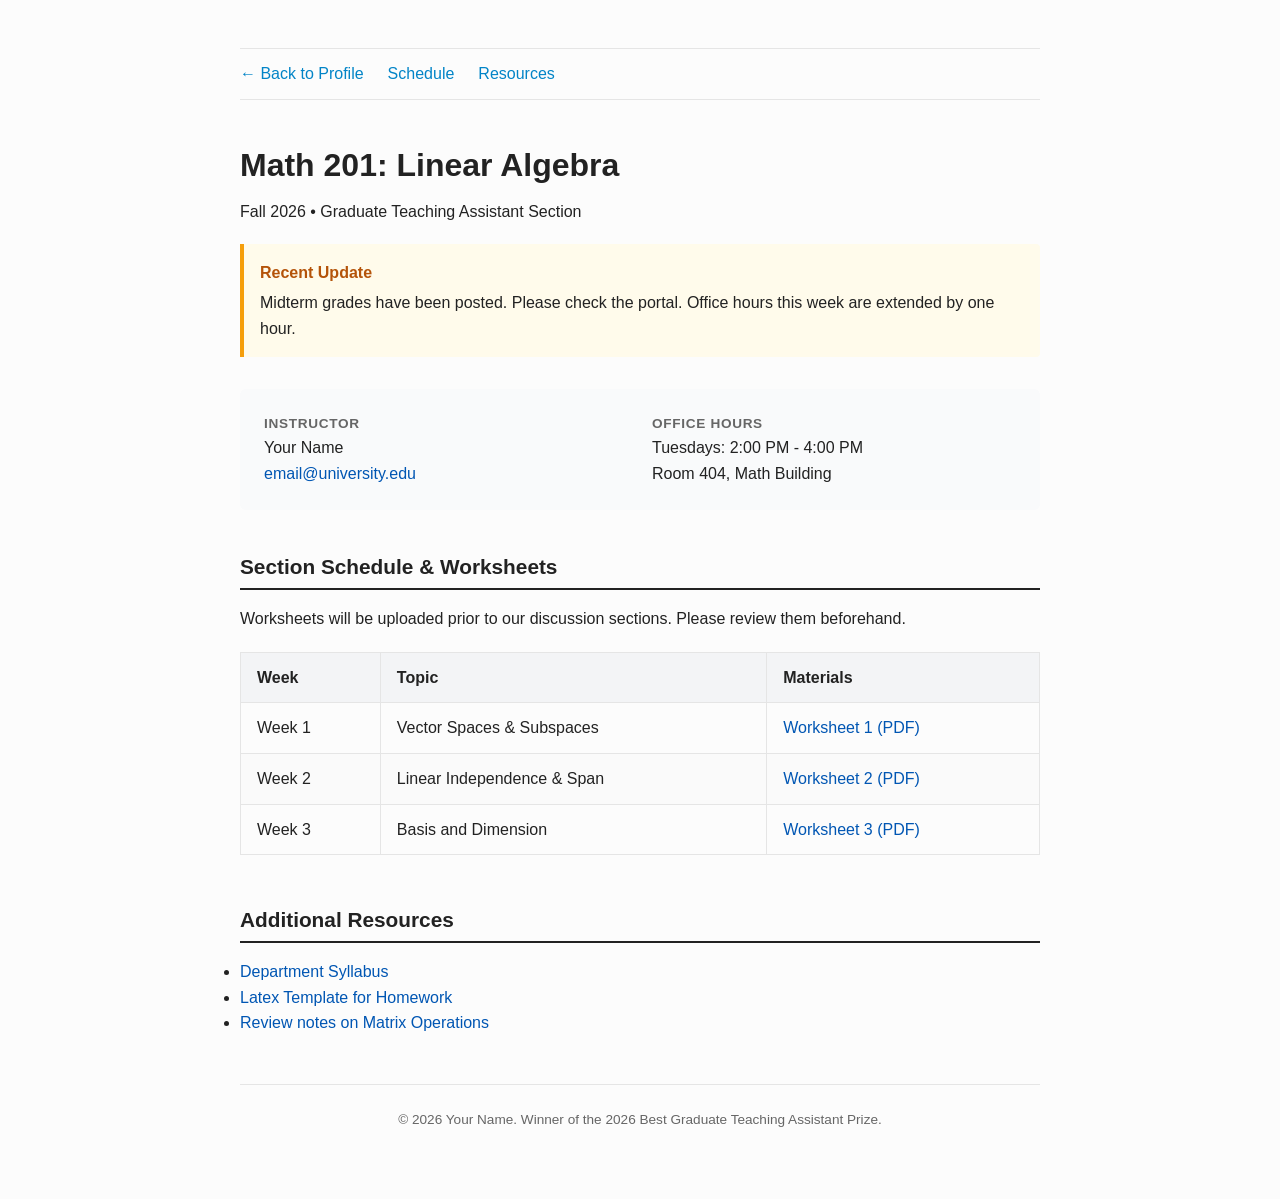
<file: course_samp.html>
<!DOCTYPE html>
<html lang="en">
<head>
    <meta charset="UTF-8">
    <meta name="viewport" content="width=device-width, initial-scale=1.0">
    <title>Math 201: Linear Algebra</title>
    <link rel="stylesheet" href="css/global.css">
    <link rel="stylesheet" href="css/teaching.css">
</head>
<body>

<div class="container">
    <nav>
        <ul>
            <li><a href="index.html">← Back to Profile</a></li>
            <li><a href="#schedule">Schedule</a></li>
            <li><a href="#resources">Resources</a></li>
        </ul>
    </nav>

    <header>
        <h1>Math 201: Linear Algebra</h1>
        <p>Fall 2026 • Graduate Teaching Assistant Section</p>
    </header>

    <div class="announcement">
        <div class="announcement-title">Recent Update</div>
        <p style="margin-bottom: 0;">Midterm grades have been posted. Please check the portal. Office hours this week are extended by one hour.</p>
    </div>

    <section class="course-info">
        <div>
            <strong>Instructor</strong>
            <p style="margin-bottom: 0;">Your Name<br><a href="mailto:email@university.edu">email@university.edu</a></p>
        </div>
        <div>
            <strong>Office Hours</strong>
            <p style="margin-bottom: 0;">Tuesdays: 2:00 PM - 4:00 PM<br>Room 404, Math Building</p>
        </div>
    </section>

    <section id="schedule">
        <h2>Section Schedule & Worksheets</h2>
        <p>Worksheets will be uploaded prior to our discussion sections. Please review them beforehand.</p>
        
        <table class="schedule-table">
            <thead>
                <tr>
                    <th>Week</th>
                    <th>Topic</th>
                    <th>Materials</th>
                </tr>
            </thead>
            <tbody>
                <tr>
                    <td>Week 1</td>
                    <td>Vector Spaces & Subspaces</td>
                    <td><a href="#">Worksheet 1 (PDF)</a></td>
                </tr>
                <tr>
                    <td>Week 2</td>
                    <td>Linear Independence & Span</td>
                    <td><a href="#">Worksheet 2 (PDF)</a></td>
                </tr>
                <tr>
                    <td>Week 3</td>
                    <td>Basis and Dimension</td>
                    <td><a href="#">Worksheet 3 (PDF)</a></td>
                </tr>
            </tbody>
        </table>
    </section>

    <section id="resources">
        <h2>Additional Resources</h2>
        <ul>
            <li><a href="#">Department Syllabus</a></li>
            <li><a href="#">Latex Template for Homework</a></li>
            <li><a href="#">Review notes on Matrix Operations</a></li>
        </ul>
    </section>

    <footer>
        <p>&copy; 2026 Your Name. Winner of the 2026 Best Graduate Teaching Assistant Prize.</p>
    </footer>
</div>

</body>
</html>
</file>
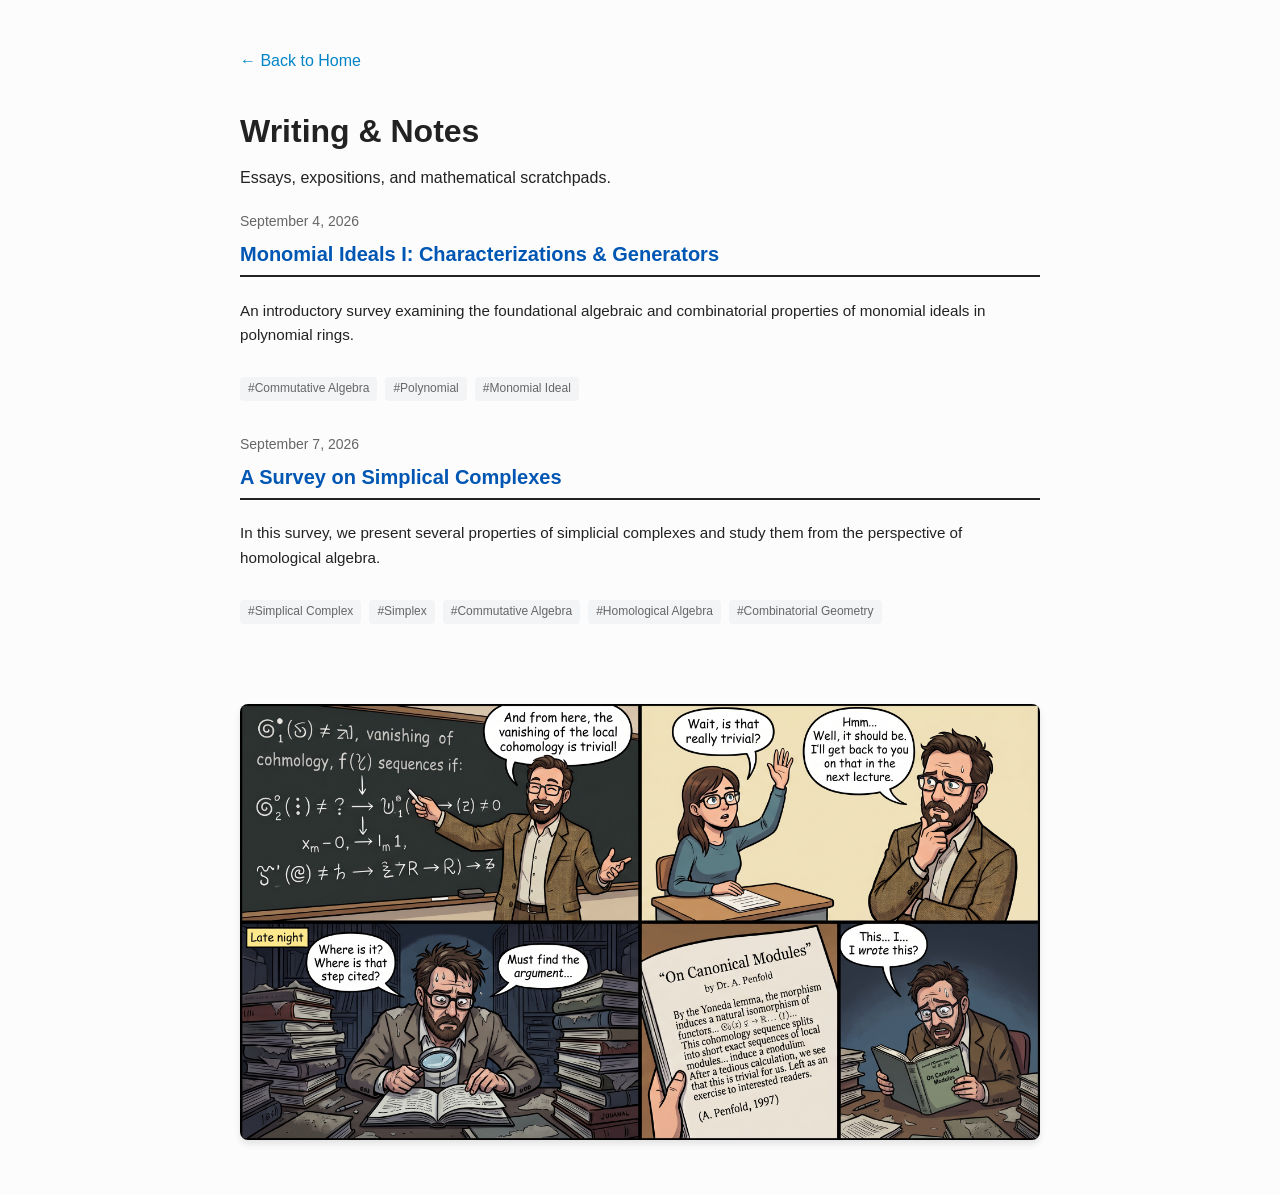
<file: posts.html>
<!DOCTYPE html>
<html lang="en">
<head>
    <meta charset="UTF-8">
    <meta name="viewport" content="width=device-width, initial-scale=1.0">
    <title>Blog & Notes</title>
    <!-- Linking the new combined CSS file -->
    <link rel="stylesheet" href="css/global.css">
    <link rel="stylesheet" href="css/math.css">

    <!-- Externalized pagination script -->
    <script src="js/pagination.js" defer></script>
</head>
<body>

    <div class="container">
        <!-- Top Navigation -->
        <nav class="back-nav">
            <a href="index.html">← Back to Home</a>
        </nav>

        <!-- Main Header -->
        <header>
            <h1>Writing & Notes</h1>
            <p>Essays, expositions, and mathematical scratchpads.</p>
        </header>

        <!-- Blog Posts List -->
        <main>
            <ul class="post-list">

                <!-- Entry 1: Linked to your blog_test.html -->
                <li class="post-item">
                    <div class="post-meta">
                        <time datetime="2026-09-04">September 4, 2026</time>
                    </div>
                    <h2 class="post-title">
                        <a href="blogs/monomial_1.html">Monomial Ideals I: Characterizations & Generators</a>
                    </h2>
                    <p class="post-summary">
                        An introductory survey examining the foundational algebraic and combinatorial properties of monomial ideals in polynomial rings. 
                    </p>
                    <div class="tags">
                        <span class="tag">#Commutative Algebra</span>
                        <span class="tag">#Polynomial</span>
                        <span class="tag">#Monomial Ideal</span>
                    </div>
                </li>

                <li class="post-item">
                    <div class="post-meta">
                        <time datetime="2026-09-04">September 7, 2026</time>
                    </div>
                    <h2 class="post-title">
                        <a href="blogs/simplex.html">A Survey on Simplical Complexes</a>
                    </h2>
                    <p class="post-summary">
                        In this survey, we present several properties of simplicial complexes and study them from the perspective of homological algebra.
                    </p>
                    <div class="tags">
                        <span class="tag">#Simplical Complex</span>
                        <span class="tag">#Simplex</span>
                        <span class="tag">#Commutative Algebra</span>
                        <span class="tag">#Homological Algebra</span>
                        <span class="tag">#Combinatorial Geometry</span>
                    </div>
                </li>

                <!-- Entry 2: Template placeholder for your next post -->
                <!-- <li class="post-item">
                    <div class="post-meta">
                        <time datetime="2026-07-15">July 15, 2026</time>
                    </div>
                    <h2 class="post-title">
                        <a href="#">On Local Cohomology and Regular Sequences</a>
                    </h2>
                    <p class="post-summary">
                        A short introduction to vanishing theorems and computational techniques using standard exact sequences.
                    </p>
                    <div class="tags">
                        <span class="tag">#HomologicalAlgebra</span>
                    </div>
                </li> -->

            </ul>
            <!-- The centered text -->
            <!-- <p style="text-align: center; margin-top: 3rem; color: var(--muted-color);">
                This page is under construction. Please check it back later!
            </p> -->

            <!-- Container for dynamic page buttons -->
            <div class="pagination" id="pagination-controls"></div>

            <!-- The Meme Container -->
            <div style="text-align: center; margin-top: 2rem;">
                <img src="meme.jpeg" alt="Professor discovering his own trivial proof (Generated by Google Nanobanana)" style="max-width: 100%; height: auto; border-radius: 8px; box-shadow: 0 4px 6px rgba(0,0,0,0.1);">
            </div>
        </main>
    </div>

</body>
</html>
</file>
<file: css/global.css>
:root {
    --bg-color: #fcfcfc;
    --text-color: #222222;
    --accent-color: #0056b3; 
    --muted-color: #666666;
    --border-color: #e5e5e5;
    --font-family: -apple-system, BlinkMacSystemFont, "Segoe UI", Roboto, "Helvetica Neue", Arial, sans-serif;
}

* { box-sizing: border-box; margin: 0; padding: 0; }

body {
    background-color: var(--bg-color);
    color: var(--text-color);
    font-family: var(--font-family);
    line-height: 1.6;
    padding: 0 1.5rem;
}

.container { max-width: 800px; margin: 0 auto; padding: 3rem 0; }

a { color: var(--accent-color); text-decoration: none; }
a:hover { text-decoration: underline; }

h1 { font-size: 2rem; margin-bottom: 0.5rem; }
h2 {
    font-size: 1.3rem; font-weight: 600;
    border-bottom: 2px solid var(--text-color);
    padding-bottom: 0.3rem; margin-bottom: 1rem;
}
p { margin-bottom: 1.25rem; }
section { margin-bottom: 3rem; }

/* Default Navigation & Footer */
nav {
    border-top: 1px solid var(--border-color);
    border-bottom: 1px solid var(--border-color);
    padding: 0.75rem 0; margin-bottom: 2.5rem;
}
nav ul { display: flex; list-style: none; gap: 1.5rem; font-weight: 500; }
nav a { color: #0284c7; font-weight: 500; }
nav a:hover { color: var(--accent-color); text-decoration: none; }
nav.back-nav { border: none; padding: 0; margin-bottom: 2rem; }

footer {
    border-top: 1px solid var(--border-color);
    padding-top: 1.5rem; color: var(--muted-color);
    font-size: 0.85rem; text-align: center;
}

/* Smooth scroll behavior */
html {
  scroll-behavior: smooth;
}

/* Momentarily highlights the target block when clicked */
.math-block:target {
  animation: target-highlight 1.5s ease-out;
}

@keyframes target-highlight {
  0% {
    background-color: #eff6ff;
    box-shadow: 0 0 0 3px #93c5fd;
  }
  100% {
    background-color: #ffffff;
    box-shadow: 0 1px 3px rgba(0, 0, 0, 0.03);
  }
}

/* Project highlight callout */
.project-callout {
    display: flex;
    align-items: center;
    justify-content: space-between;
    gap: 1.5rem;
    margin: 1.75rem 0;
    padding: 1.25rem 1.5rem;
    background-color: #ffffff;
    border: 1px solid var(--border-color);
    border-left: 4px solid var(--def-color, #0284c7);
    border-radius: 4px;
    box-shadow: 0 1px 3px rgba(0, 0, 0, 0.03);
}

.callout-text {
    display: flex;
    flex-direction: column;
    gap: 0.25rem;
}

.callout-text strong {
    font-size: 1.05rem;
    color: var(--text-color);
}

.callout-text span {
    font-size: 0.9rem;
    color: var(--muted-color);
}

.callout-btn {
    display: inline-flex;
    align-items: center;
    white-space: nowrap;
    padding: 0.5rem 1rem;
    font-size: 0.9rem;
    font-weight: 500;
    color: #ffffff;
    background-color: var(--def-color, #0284c7);
    border-radius: 4px;
    text-decoration: none;
    transition: opacity 0.15s ease;
}

.callout-btn:hover {
    opacity: 0.9;
    text-decoration: none;
    color: #ffffff;
}

@media (max-width: 600px) {
    .project-callout {
        flex-direction: column;
        align-items: flex-start;
        gap: 1rem;
    }
}
</file>
<file: css/teaching.css>
/* Announcement Banner */
.announcement {
    background-color: #fffbeb; /* Light yellow */
    border-left: 4px solid #f59e0b;
    padding: 1rem;
    margin-bottom: 2rem;
    border-radius: 0 4px 4px 0;
}
.announcement-title {
    font-weight: 700;
    color: #b45309;
    margin-bottom: 0.25rem;
}

/* Course Info Grid */
.course-info {
    display: grid;
    grid-template-columns: 1fr 1fr;
    gap: 1.5rem;
    background: #f9fafb;
    padding: 1.5rem;
    border-radius: 6px;
    margin-bottom: 2.5rem;
}
.course-info div strong {
    display: block;
    color: var(--muted-color);
    font-size: 0.85rem;
    text-transform: uppercase;
    letter-spacing: 0.05em;
}

/* Schedule Table */
.schedule-table {
    width: 100%;
    border-collapse: collapse;
    margin-top: 1rem;
}
.schedule-table th, .schedule-table td {
    border: 1px solid var(--border-color);
    padding: 0.75rem 1rem;
    text-align: left;
}
.schedule-table th {
    background-color: #f3f4f6;
    font-weight: 600;
}
.schedule-table tr:nth-child(even) {
    background-color: #fafafa;
}

@media (max-width: 600px) {
    .course-info { grid-template-columns: 1fr; }
    .schedule-table, .schedule-table tbody, .schedule-table tr, .schedule-table td {
        display: block; width: 100%;
    }
    .schedule-table tr { margin-bottom: 1rem; }
}
</file>
<file: css/math.css>
/* ==========================================================================
   Math Environments, Counter Logic, and Blog Styles
   ========================================================================== */

:root {
    /* Math Environment Border & Title Colors */
    --def-color: #0284c7;  /* Cyan */
    --lem-color: #d97706;  /* Amber */
    --thm-color: #6366f1;  /* Indigo */
    --cor-color: #059669;  /* Emerald */
    --ex-color:  #0d9488;  /* Teal */
    
    /* Backgrounds & Neutrals */
    --proof-bg: #f8fafc;
    --tag-bg-color: #f3f4f6;
}

/* ==========================================================================
   1. Math Page Navigation Override & Header
   ========================================================================== */
.math-page nav {
    border: none;
    padding: 0;
    margin-bottom: 2rem;
}

.math-page nav a {
    color: var(--def-color);
    font-weight: 500;
}

.math-subtitle {
    color: var(--muted-color);
    font-style: italic;
    margin-bottom: 2rem;
}

/* ==========================================================================
   2. Auto-Numbering Logic (Hierarchical Scoping)
   ========================================================================== */
body.math-page {
    counter-reset: section-count 0;
}

.math-page section {
    counter-increment: section-count;
    counter-reset: definition-count 0 lemma-count 0 theorem-count 0 example-count 0;
    margin-top: 2rem;
}

.math-page section h2::before {
    content: "Section " counter(section-count) ": ";
}

/* Suppress numbering on unnumbered sections (e.g., References) */
.math-page section.unnumbered {
    counter-increment: none;
}

.math-page section.unnumbered h2::before {
    content: none !important;
}

/* Back-to-top Button */
.back-to-top-btn {
    position: fixed;
    bottom: 2rem;
    right: 2rem;
    width: 2.5rem;
    height: 2.5rem;
    border-radius: 50%;
    background-color: #ffffff;
    border: 1px solid var(--border-color);
    color: var(--muted-color);
    font-size: 1.2rem;
    cursor: pointer;
    box-shadow: 0 2px 5px rgba(0, 0, 0, 0.1);
    display: none;
    align-items: center;
    justify-content: center;
    transition: all 0.2s ease;
}

.back-to-top-btn:hover {
    color: var(--def-color);
    border-color: var(--def-color);
}

/* ==========================================================================
   3. Math Block Containers & Environments
   ========================================================================== */
.math-block {
    margin: 1.5rem 0;
    padding: 1rem 1.25rem;
    background-color: #ffffff;
    border: 1px solid var(--border-color);
    border-left-width: 5px;
    border-radius: 4px;
    box-shadow: 0 1px 3px rgba(0, 0, 0, 0.03);
    overflow-x: auto;
    overflow-y: hidden;
}

.math-block p:last-child {
    margin-bottom: 0;
}

.math-title {
    font-weight: 700;
    margin-bottom: 0.5rem;
    display: block;
}

/* Definition */
.definition {
    border-left-color: var(--def-color);
    counter-increment: definition-count;
}
.definition .math-title {
    color: var(--def-color);
}
.definition .math-title::before {
    content: "Definition " counter(section-count) "." counter(definition-count) " ";
}

/* Lemma */
.lemma {
    border-left-color: var(--lem-color);
    counter-increment: lemma-count;
}
.lemma .math-title {
    color: var(--lem-color);
}
.lemma .math-title::before {
    content: "Lemma " counter(section-count) "." counter(lemma-count) " ";
}

/* Theorem & Corollary */
.theorem {
    border-left-color: var(--thm-color);
    counter-increment: theorem-count;
    counter-reset: corollary-count 0;
}
.theorem .math-title {
    color: var(--thm-color);
}
.theorem .math-title::before {
    content: "Theorem " counter(section-count) "." counter(theorem-count) " ";
}

.corollary {
    border-left-color: var(--cor-color);
    counter-increment: corollary-count;
    font-style: italic;
}
.corollary .math-title {
    color: var(--cor-color);
}
.corollary .math-title::before {
    content: "Corollary " counter(section-count) "." counter(theorem-count) "." counter(corollary-count) " ";
    font-style: normal;
}

/* Example */
.example {
    border-left-color: var(--ex-color);
    counter-increment: example-count;
}
.example .math-title {
    color: var(--ex-color);
}
.example .math-title::before {
    content: "Example " counter(section-count) "." counter(example-count) " ";
}

/* Target Highlighting via Cross-References */
.math-block:target {
    animation: target-highlight 1.5s ease-out;
}

@keyframes target-highlight {
    0% {
        background-color: #eff6ff;
        box-shadow: 0 0 0 3px #93c5fd;
    }
    100% {
        background-color: #ffffff;
        box-shadow: 0 1px 3px rgba(0, 0, 0, 0.03);
    }
}

/* ==========================================================================
   4. Foldable Proofs & Draft Mode Toggle
   ========================================================================== */
details.proof {
    margin-top: 0.75rem;
    margin-bottom: 1.25rem;
    background-color: var(--proof-bg);
    border: 1px solid var(--border-color);
    border-radius: 4px;
    padding: 0.5rem 1rem;
    overflow-x: auto;
    overflow-y: hidden;
}

details.proof:last-child {
    margin-bottom: 0;
}

details.proof summary {
    font-weight: 600;
    font-style: italic;
    cursor: pointer;
    color: var(--muted-color);
    user-select: none;
}

details.proof summary:hover {
    color: var(--text-color);
}

/* Dynamic expand/fold text substitution */
details.proof summary::after {
    content: " (Click to expand)";
    font-weight: 400;
    font-size: 0.9em;
    color: var(--muted-color);
}

details.proof[open] summary {
    margin-bottom: 0.75rem;
    padding-bottom: 0.25rem;
    border-bottom: 1px dashed var(--border-color);
}

details.proof[open] summary::after {
    content: " (Click to fold)";
}

/* Draft mode styling when <body class="math-page editing"> */
body.editing details.proof summary::after {
    content: " (Draft Mode: Open)" !important;
}

.qedsymbol {
    float: right;
    font-size: 1.1rem;
}

/* MathJax container responsiveness */
mjx-container[jax="CHTML"][display="true"] {
    overflow-x: auto;
    overflow-y: hidden;
    max-width: 100%;
    padding: 0.25rem 0;
}

/* ==========================================================================
   5. List Formatting (Standalone, Nested, and Proof Lists)
   ========================================================================== */
.math-block ol,
.math-block ul,
details.proof ol,
details.proof ul {
    margin-block-start: 0.5rem;
    margin-block-end: 1rem;
    padding-inline-start: 1.75rem;
    line-height: 1.6;
}

.math-block ol, details.proof ol {
    list-style-type: decimal;
}

.math-block ul, details.proof ul {
    list-style-type: disc;
}

.math-block li,
details.proof li {
    margin-bottom: 0.4rem;
}

/* Nested lists */
.math-block li > ul,
.math-block li > ol,
details.proof li > ul,
details.proof li > ol {
    margin-top: 0.35rem;
    margin-bottom: 0.35rem;
    padding-inline-start: 1.5rem;
}

.math-block li > ul,
details.proof li > ul {
    list-style-type: circle;
}

/* Display equations inside list items */
.math-block li .MathJax_Display,
details.proof li .MathJax_Display {
    margin: 0.4rem 0 !important;
}

/* Clean up trailing bottom list margins */
.math-block ol:last-child,
.math-block ul:last-child,
details.proof ol:last-child,
details.proof ul:last-child,
.math-block li:last-child,
details.proof li:last-child {
    margin-bottom: 0;
}

/* ==========================================================================
   6. References / Bibliography Section
   ========================================================================== */
.references-list {
    list-style: none;
    padding-left: 0;
    margin-top: 1rem;
    display: flex;
    flex-direction: column;
    gap: 0.85rem;
}

.reference-item {
    display: flex;
    align-items: baseline;
    gap: 0.75rem;
    font-size: 0.95rem;
    line-height: 1.5;
}

.reference-key {
    font-weight: 600;
    color: var(--muted-color);
    font-family: monospace;
    flex-shrink: 0;
}

.reference-text {
    color: var(--text-color);
}

.reference-title {
    font-style: italic;
}

.reference-links a {
    font-size: 0.85rem;
    margin-left: 0.4rem;
    color: var(--accent-color);
}

/* ==========================================================================
   7. Blog Index Styles & Client-Side Pagination
   ========================================================================== */
.post-list {
    list-style: none;
    display: flex;
    flex-direction: column;
    gap: 2rem;
}

.post-item {
    display: flex;
    flex-direction: column;
    gap: 0.35rem;
}

.post-meta {
    font-size: 0.875rem;
    color: var(--muted-color);
    display: flex;
    gap: 0.75rem;
    align-items: center;
}

.post-title {
    font-size: 1.25rem;
    font-weight: 600;
}

.post-title a {
    color: var(--accent-color);
    text-decoration: none;
}

.post-title a:hover {
    text-decoration: underline;
}

.post-summary {
    color: var(--text-color);
    font-size: 0.95rem;
}

.tags {
    display: flex;
    gap: 0.5rem;
    margin-top: 0.25rem;
}

.tag {
    font-size: 0.75rem;
    background: var(--tag-bg-color);
    color: var(--muted-color);
    padding: 0.15rem 0.5rem;
    border-radius: 4px;
}

.pagination {
    display: flex;
    justify-content: center;
    align-items: center;
    gap: 0.5rem;
    margin-top: 3rem;
    list-style: none;
}

.page-btn {
    display: inline-flex;
    align-items: center;
    justify-content: center;
    min-width: 2.2rem;
    height: 2.2rem;
    padding: 0 0.5rem;
    border: 1px solid var(--border-color);
    border-radius: 4px;
    background-color: #ffffff;
    color: var(--text-color);
    font-size: 0.9rem;
    font-weight: 500;
    cursor: pointer;
    user-select: none;
    transition: background 0.15s ease, border-color 0.15s ease;
}

.page-btn:hover:not(:disabled) {
    border-color: var(--accent-color);
    color: var(--accent-color);
}

.page-btn.active {
    background-color: var(--accent-color);
    border-color: var(--accent-color);
    color: #ffffff;
    cursor: default;
}

.page-btn:disabled {
    opacity: 0.4;
    cursor: not-allowed;
}

/* ==========================================================================
   8. Code Blocks & Computational Snippets (e.g., Macaulay2)
   ========================================================================== */

/* Outer container for labeled code blocks */
.code-block {
    position: relative;
    margin: 1.5rem 0;
    background-color: #1e293b; /* Dark slate background */
    border: 1px solid #334155;
    border-radius: 6px;
    box-shadow: 0 2px 4px rgba(0, 0, 0, 0.08);
    overflow: hidden;
}

/* Header bar with optional language label */
.code-header {
    display: flex;
    justify-content: space-between;
    align-items: center;
    padding: 0.4rem 1rem;
    background-color: #0f172a;
    border-bottom: 1px solid #334155;
    font-family: ui-monospace, SFMono-Regular, Menlo, Monaco, Consolas, monospace;
    font-size: 0.75rem;
    color: #94a3b8;
    text-transform: uppercase;
    letter-spacing: 0.05em;
}

/* Preformatted text container */
.code-block pre {
    margin: 0;
    padding: 1rem 1.25rem;
    overflow-x: auto;
    background: transparent;
    line-height: 1.5;
}

/* Monospace text styling */
.code-block code {
    font-family: ui-monospace, SFMono-Regular, Menlo, Monaco, Consolas, monospace;
    font-size: 0.875rem;
    color: #e2e8f0;
    tab-size: 4;
    white-space: pre;
}

/* Optional inline code snippets within regular paragraphs */
p > code,
li > code {
    font-family: ui-monospace, SFMono-Regular, Menlo, Monaco, Consolas, monospace;
    font-size: 0.875em;
    background-color: var(--tag-bg-color, #f1f5f9);
    color: #0f172a;
    padding: 0.15em 0.35em;
    border-radius: 3px;
    border: 1px solid var(--border-color, #e2e8f0);
}

/* ==========================================================================
   9. Table of Contents (TOC)
   ========================================================================== */
.toc-container {
    background-color: var(--proof-bg, #f8fafc);
    border: 1px solid var(--border-color);
    border-radius: 6px;
}

.toc-title {
    font-weight: 700;
    text-transform: uppercase;
    letter-spacing: 0.05em;
    color: var(--muted-color);
}

.toc-list {
    list-style: none;
    padding-left: 0;
    margin: 0;
    display: flex;
    flex-direction: column;
}

.toc-item a {
    color: var(--text-color);
    text-decoration: none;
    line-height: 1.4;
    display: inline-block;
    transition: color 0.15s ease, transform 0.15s ease;
}

.toc-item a:hover {
    color: var(--def-color, #0284c7);
    transform: translateX(3px);
}

.toc-item.unnumbered a {
    color: var(--muted-color);
    font-style: italic;
}

/* --------------------------------------------------------------------------
   Option 1: Original Card Layout (Prominent, spacious, matched to math-blocks)
   HTML: <nav id="toc" class="toc-container card">
   -------------------------------------------------------------------------- */
.toc-container.card {
    margin: 2rem 0;
    padding: 1.25rem 1.5rem;
    max-width: 480px;
}

.toc-container.card .toc-title {
    font-size: 0.95rem;
    margin-bottom: 0.75rem;
}

.toc-container.card .toc-list {
    gap: 0.4rem;
}

.toc-container.card .toc-item a {
    font-size: 0.95rem;
}

/* --------------------------------------------------------------------------
   Option 2: Compact Inline Box (Subtle, tighter padding and font size)
   HTML: <nav id="toc" class="toc-container compact">
   -------------------------------------------------------------------------- */
.toc-container.compact {
    margin: 1.5rem 0 2rem 0;
    padding: 0.85rem 1.15rem;
    max-width: 420px;
}

.toc-container.compact .toc-title {
    font-size: 0.8rem;
    margin-bottom: 0.5rem;
}

.toc-container.compact .toc-list {
    gap: 0.3rem;
}

.toc-container.compact .toc-item a {
    font-size: 0.875rem;
}

/* --------------------------------------------------------------------------
   Option 3: Sticky Sidebar (Pinned on large screens, inline on mobile)
   HTML: <nav id="toc" class="toc-container sticky">
   -------------------------------------------------------------------------- */
@media (min-width: 1024px) {
    .page-layout {
        display: flex;
        flex-direction: row-reverse;
        justify-content: center;
        gap: 3rem;
        max-width: 1150px;
        margin: 0 auto;
    }

    .note-body {
        flex: 1;
        max-width: 760px;
        min-width: 0;
    }

    .toc-container.sticky {
        position: sticky;
        top: 2rem;
        align-self: flex-start;
        width: 260px;
        max-height: calc(100vh - 4rem);
        overflow-y: auto;
        margin: 0;
        padding: 1rem 1.25rem;
        box-shadow: 0 1px 3px rgba(0, 0, 0, 0.03);
    }

    .toc-container.sticky .toc-title {
        font-size: 0.85rem;
        margin-bottom: 0.75rem;
    }

    .toc-container.sticky .toc-list {
        gap: 0.45rem;
    }

    .toc-container.sticky .toc-item a {
        font-size: 0.9rem;
    }
}

@media (max-width: 1023px) {
    .toc-container.sticky {
        margin: 1.5rem 0 2rem 0;
        padding: 1rem 1.25rem;
        max-width: 100%;
    }
}

/* ==========================================================================
   Interactive Math Widgets
   ========================================================================== */
.interactive-widget {
    margin: 2rem 0;
    padding: 1.25rem;
    background-color: #ffffff;
    border: 1px solid var(--border-color);
    border-radius: 6px;
    box-shadow: 0 1px 3px rgba(0, 0, 0, 0.03);
}

.widget-header {
    display: flex;
    justify-content: space-between;
    align-items: center;
    margin-bottom: 1rem;
}

.widget-title {
    font-size: 1rem;
    font-weight: 700;
    color: var(--def-color, #0284c7);
}

.widget-controls {
    display: flex;
    flex-wrap: wrap;
    gap: 0.75rem;
    align-items: center;
    margin-bottom: 1rem;
}

.widget-controls input[type="text"] {
    padding: 0.4rem 0.6rem;
    border: 1px solid var(--border-color);
    border-radius: 4px;
    font-family: monospace;
    font-size: 0.9rem;
}

.widget-controls button {
    padding: 0.4rem 0.8rem;
    background-color: var(--def-color, #0284c7);
    color: #ffffff;
    border: none;
    border-radius: 4px;
    font-size: 0.85rem;
    font-weight: 500;
    cursor: pointer;
    transition: opacity 0.15s ease;
}

.widget-controls button:hover {
    opacity: 0.9;
}

/* Stacked controls layout */
.widget-controls-stack {
    display: flex;
    flex-direction: column;
    gap: 0.6rem;
    margin-bottom: 1rem;
}

.widget-controls-row {
    display: flex;
    flex-wrap: wrap;
    align-items: center;
    gap: 0.6rem;
}

.widget-canvas-container {
    display: flex;
    justify-content: center;
    overflow-x: auto;
}

.widget-legend {
    display: flex;
    gap: 1.25rem;
    font-size: 0.85rem;
    margin-top: 0.75rem;
    color: var(--muted-color);
}

.legend-item {
    display: flex;
    align-items: center;
    gap: 0.35rem;
}

.legend-color {
    width: 12px;
    height: 12px;
    border-radius: 2px;
}

/* ==========================================================================
   Minimal Generator Reducer Styles
   ========================================================================== */
.reducer-output-container {
    display: flex;
    flex-direction: column;
    gap: 1rem;
    margin-top: 1rem;
}

.reducer-result-box {
    background-color: var(--proof-bg, #f8fafc);
    border: 1px solid var(--border-color);
    border-radius: 4px;
    padding: 0.75rem 1rem;
}

.reducer-label {
    display: block;
    font-size: 0.8rem;
    font-weight: 700;
    text-transform: uppercase;
    letter-spacing: 0.05em;
    color: var(--muted-color);
    margin-bottom: 0.5rem;
}

.generator-badges {
    display: flex;
    flex-wrap: wrap;
    gap: 0.5rem;
    min-height: 28px;
    align-items: center;
}

.gen-badge {
    display: inline-flex;
    align-items: center;
    padding: 0.2rem 0.6rem;
    background-color: #ffffff;
    border: 1px solid var(--def-color, #0284c7);
    color: var(--def-color, #0284c7);
    border-radius: 4px;
    font-family: monospace;
    font-size: 0.9rem;
    font-weight: 600;
    transition: all 0.2s ease;
}

.gen-badge.eliminated {
    border-color: #cbd5e1;
    color: #94a3b8;
    background-color: #f1f5f9;
    text-decoration: line-through;
    opacity: 0.7;
}

.reducer-log-box {
    border: 1px dashed var(--border-color);
    border-radius: 4px;
    padding: 0.75rem 1rem;
    max-height: 220px;
    overflow-y: auto;
    background-color: #ffffff;
}

.reducer-log-list {
    list-style: none;
    padding-left: 0;
    margin: 0;
    display: flex;
    flex-direction: column;
    gap: 0.35rem;
    font-family: monospace;
    font-size: 0.85rem;
}

.reducer-log-list li {
    padding: 0.2rem 0.4rem;
    border-radius: 3px;
}

.reducer-log-list li.elim-log {
    background-color: #fef2f2;
    color: #b91c1c;
}

.reducer-log-list li.keep-log {
    background-color: #f0fdf4;
    color: #15803d;
}

/* Toggle button group for Dual viewer */
.sc-toggle-btn {
    padding: 0.35rem 0.75rem;
    font-size: 0.85rem;
    font-weight: 600;
    border: none;
    cursor: pointer;
    background: transparent;
    transition: background 0.15s ease, color 0.15s ease;
}

.sc-toggle-btn.active {
    background-color: var(--def-color, #0284c7) !important;
    color: #ffffff !important;
}

/* Preset buttons styling */
.presets-row {
    align-items: center;
}

.presets-label {
    font-size: 0.85rem;
    font-weight: 600;
    color: var(--muted-color);
    margin-right: 0.2rem;
}

.sc-preset-btn {
    padding: 0.35rem 0.65rem;
    background-color: #334155 !important;
    color: #ffffff !important;
    border: none;
    border-radius: 4px;
    font-size: 0.8rem;
    font-weight: 500;
    cursor: pointer;
    transition: opacity 0.15s ease;
}

.sc-preset-btn:hover {
    opacity: 0.9;
}

/* Toggle group for Primal/Dual */
.sc-toggle-group {
    display: inline-flex;
    border: 1px solid var(--border-color);
    border-radius: 4px;
    overflow: hidden;
}

/* Fix overlapping math font inside card labels */
.reducer-label {
    text-transform: none !important; /* Prevents collision with MathJax characters */
    font-weight: 700;
    font-size: 0.8rem;
    letter-spacing: 0.03em;
    color: var(--muted-color);
    display: block;
    margin-bottom: 0.4rem;
}

/* ==========================================================================
   Parametric Tangents Widget Styles
   ========================================================================== */
.pt-preset-btn {
    padding: 0.35rem 0.65rem;
    background-color: #334155;
    color: #ffffff;
    border: none;
    border-radius: 4px;
    font-size: 0.8rem;
    font-weight: 500;
    cursor: pointer;
    transition: background-color 0.15s ease;
}

.pt-preset-btn:hover {
    background-color: #475569;
}

.pt-preset-btn.active {
    background-color: var(--def-color, #0284c7) !important;
}

#pt-play-btn {
    background-color: var(--def-color, #0284c7);
    color: #ffffff;
    border: none;
    border-radius: 4px;
    font-weight: 600;
    cursor: pointer;
}

#pt-play-btn:hover {
    opacity: 0.9;
}
</file>
